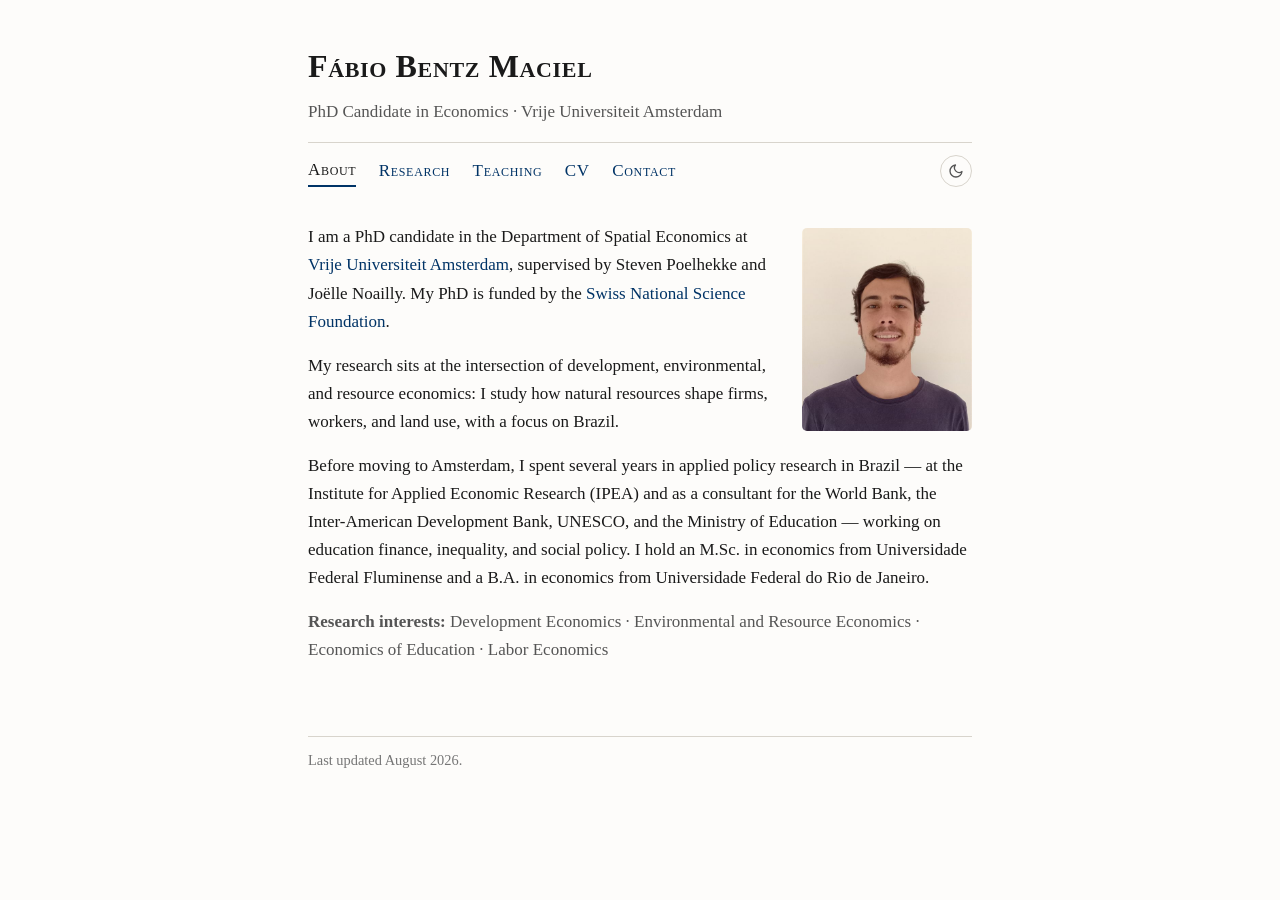
<file: index.html>
<!DOCTYPE html>
<html lang="en">
<head>
<meta charset="utf-8">
<meta name="viewport" content="width=device-width, initial-scale=1">
<title>Fábio Bentz Maciel</title>
<meta name="description" content="Fábio Bentz Maciel — PhD candidate in economics, Department of Spatial Economics, Vrije Universiteit Amsterdam. Development, environmental and resource economics, economics of education.">
<link rel="icon" href="data:image/svg+xml,%3Csvg xmlns='http://www.w3.org/2000/svg' viewBox='0 0 64 64'%3E%3Crect width='64' height='64' rx='8' fill='%23003366'/%3E%3Ctext x='32' y='43' font-family='Georgia,serif' font-size='28' fill='white' text-anchor='middle'%3EFM%3C/text%3E%3C/svg%3E">
<link rel="stylesheet" href="assets/style.css">
<script src="assets/theme.js"></script>
</head>
<body>
<div class="page">

<header>
  <h1><a href="index.html">Fábio Bentz Maciel</a></h1>
  <p class="tagline">PhD Candidate in Economics &middot; Vrije Universiteit Amsterdam</p>
  <nav>
    <a href="index.html" aria-current="page">About</a>
    <a href="research.html">Research</a>
    <a href="teaching.html">Teaching</a>
    <a href="cv/Maciel_CV.pdf">CV</a>
    <a href="contact.html">Contact</a>
    <button class="theme-toggle" type="button" aria-label="Switch theme">
      <svg class="icon-moon" viewBox="0 0 24 24" fill="none" stroke="currentColor" stroke-width="2" stroke-linecap="round" stroke-linejoin="round" aria-hidden="true"><path d="M21 12.8A9 9 0 1 1 11.2 3a7 7 0 0 0 9.8 9.8z"/></svg>
      <svg class="icon-sun" viewBox="0 0 24 24" fill="none" stroke="currentColor" stroke-width="2" stroke-linecap="round" stroke-linejoin="round" aria-hidden="true"><circle cx="12" cy="12" r="4"/><path d="M12 2v2M12 20v2M4.9 4.9l1.4 1.4M17.7 17.7l1.4 1.4M2 12h2M20 12h2M4.9 19.1l1.4-1.4M17.7 6.3l1.4-1.4"/></svg>
    </button>
  </nav>
</header>

<section id="about">
  <img class="portrait" src="assets/fabio-maciel.jpg" alt="Portrait of Fábio Bentz Maciel">
  <p>
    I am a PhD candidate in the Department of Spatial Economics at
    <a href="https://vu.nl/en">Vrije Universiteit Amsterdam</a>, supervised by
    Steven Poelhekke and Joëlle Noailly. My PhD is funded by the
    <a href="https://data.snf.ch/grants/grant/212632">Swiss National Science Foundation</a>.
  </p>
  <p>
    My research sits at the intersection of development, environmental, and resource
    economics: I study how natural resources shape firms, workers, and land use,
    with a focus on Brazil.
  </p>
  <p>
    Before moving to Amsterdam, I spent several years in applied policy research in
    Brazil — at the Institute for Applied Economic Research (IPEA) and as a consultant
    for the World Bank, the Inter-American Development Bank, UNESCO, and the Ministry
    of Education — working on education finance, inequality, and social policy.
    I hold an M.Sc. in economics from Universidade Federal Fluminense and a B.A. in
    economics from Universidade Federal do Rio de Janeiro.
  </p>
  <p class="interests">
    <strong>Research interests:</strong> Development Economics &middot; Environmental
    and Resource Economics &middot; Economics of Education &middot; Labor Economics
  </p>
</section>

<footer>
  Last updated August 2026.
</footer>

</div>
</body>
</html>
</file>
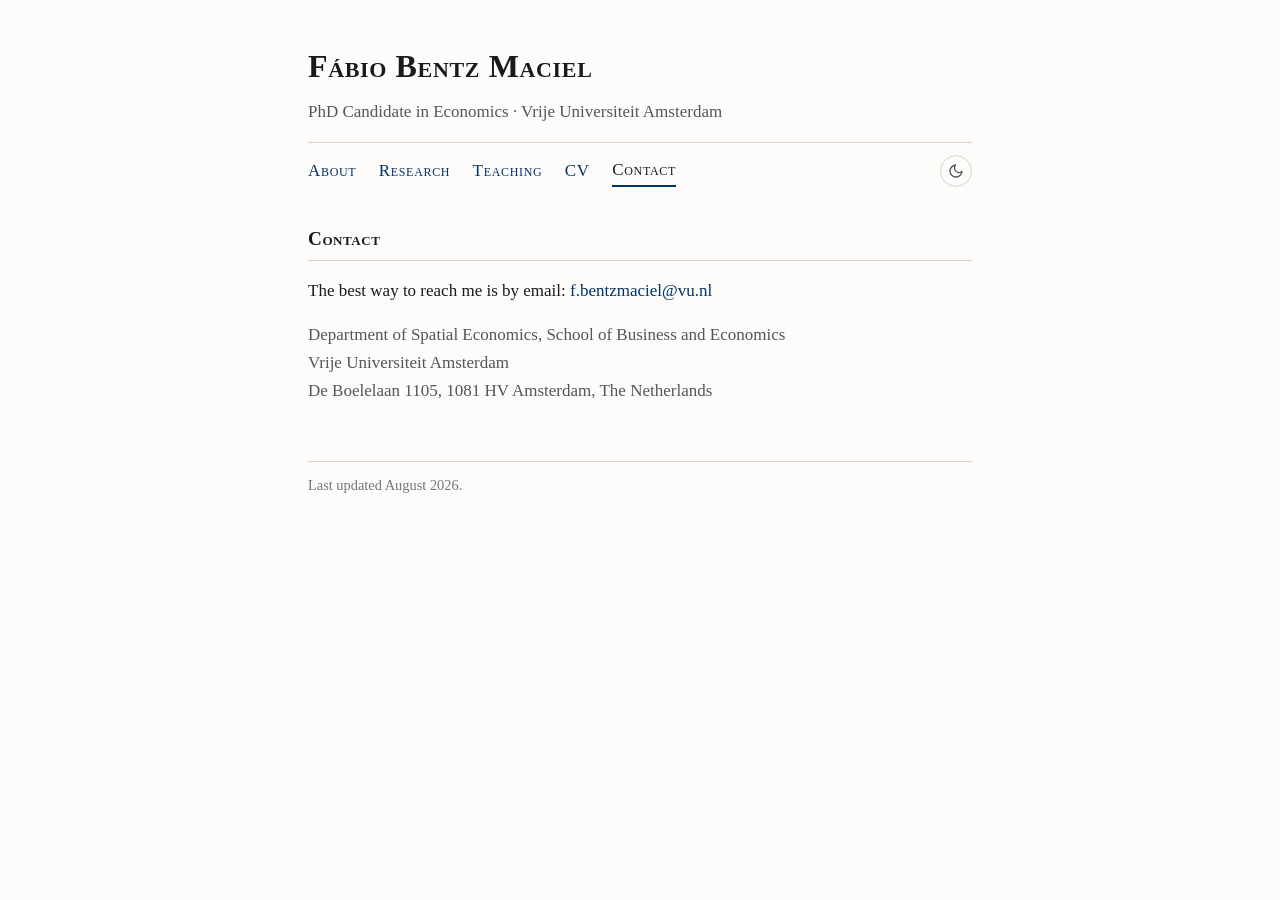
<file: contact.html>
<!DOCTYPE html>
<html lang="en">
<head>
<meta charset="utf-8">
<meta name="viewport" content="width=device-width, initial-scale=1">
<title>Contact — Fábio Bentz Maciel</title>
<meta name="description" content="Contact information for Fábio Bentz Maciel, Vrije Universiteit Amsterdam.">
<link rel="icon" href="data:image/svg+xml,%3Csvg xmlns='http://www.w3.org/2000/svg' viewBox='0 0 64 64'%3E%3Crect width='64' height='64' rx='8' fill='%23003366'/%3E%3Ctext x='32' y='43' font-family='Georgia,serif' font-size='28' fill='white' text-anchor='middle'%3EFM%3C/text%3E%3C/svg%3E">
<link rel="stylesheet" href="assets/style.css">
<script src="assets/theme.js"></script>
</head>
<body>
<div class="page">

<header>
  <h1><a href="index.html">Fábio Bentz Maciel</a></h1>
  <p class="tagline">PhD Candidate in Economics &middot; Vrije Universiteit Amsterdam</p>
  <nav>
    <a href="index.html">About</a>
    <a href="research.html">Research</a>
    <a href="teaching.html">Teaching</a>
    <a href="cv/Maciel_CV.pdf">CV</a>
    <a href="contact.html" aria-current="page">Contact</a>
    <button class="theme-toggle" type="button" aria-label="Switch theme">
      <svg class="icon-moon" viewBox="0 0 24 24" fill="none" stroke="currentColor" stroke-width="2" stroke-linecap="round" stroke-linejoin="round" aria-hidden="true"><path d="M21 12.8A9 9 0 1 1 11.2 3a7 7 0 0 0 9.8 9.8z"/></svg>
      <svg class="icon-sun" viewBox="0 0 24 24" fill="none" stroke="currentColor" stroke-width="2" stroke-linecap="round" stroke-linejoin="round" aria-hidden="true"><circle cx="12" cy="12" r="4"/><path d="M12 2v2M12 20v2M4.9 4.9l1.4 1.4M17.7 17.7l1.4 1.4M2 12h2M20 12h2M4.9 19.1l1.4-1.4M17.7 6.3l1.4-1.4"/></svg>
    </button>
  </nav>
</header>

<section id="contact">
  <h2>Contact</h2>
  <p>The best way to reach me is by email:
    <a href="mailto:f.bentzmaciel@vu.nl">f.bentzmaciel@vu.nl</a>
  </p>
  <address>
    Department of Spatial Economics, School of Business and Economics<br>
    Vrije Universiteit Amsterdam<br>
    De Boelelaan 1105, 1081 HV Amsterdam, The Netherlands
  </address>
</section>

<footer>
  Last updated August 2026.
</footer>

</div>
</body>
</html>
</file>
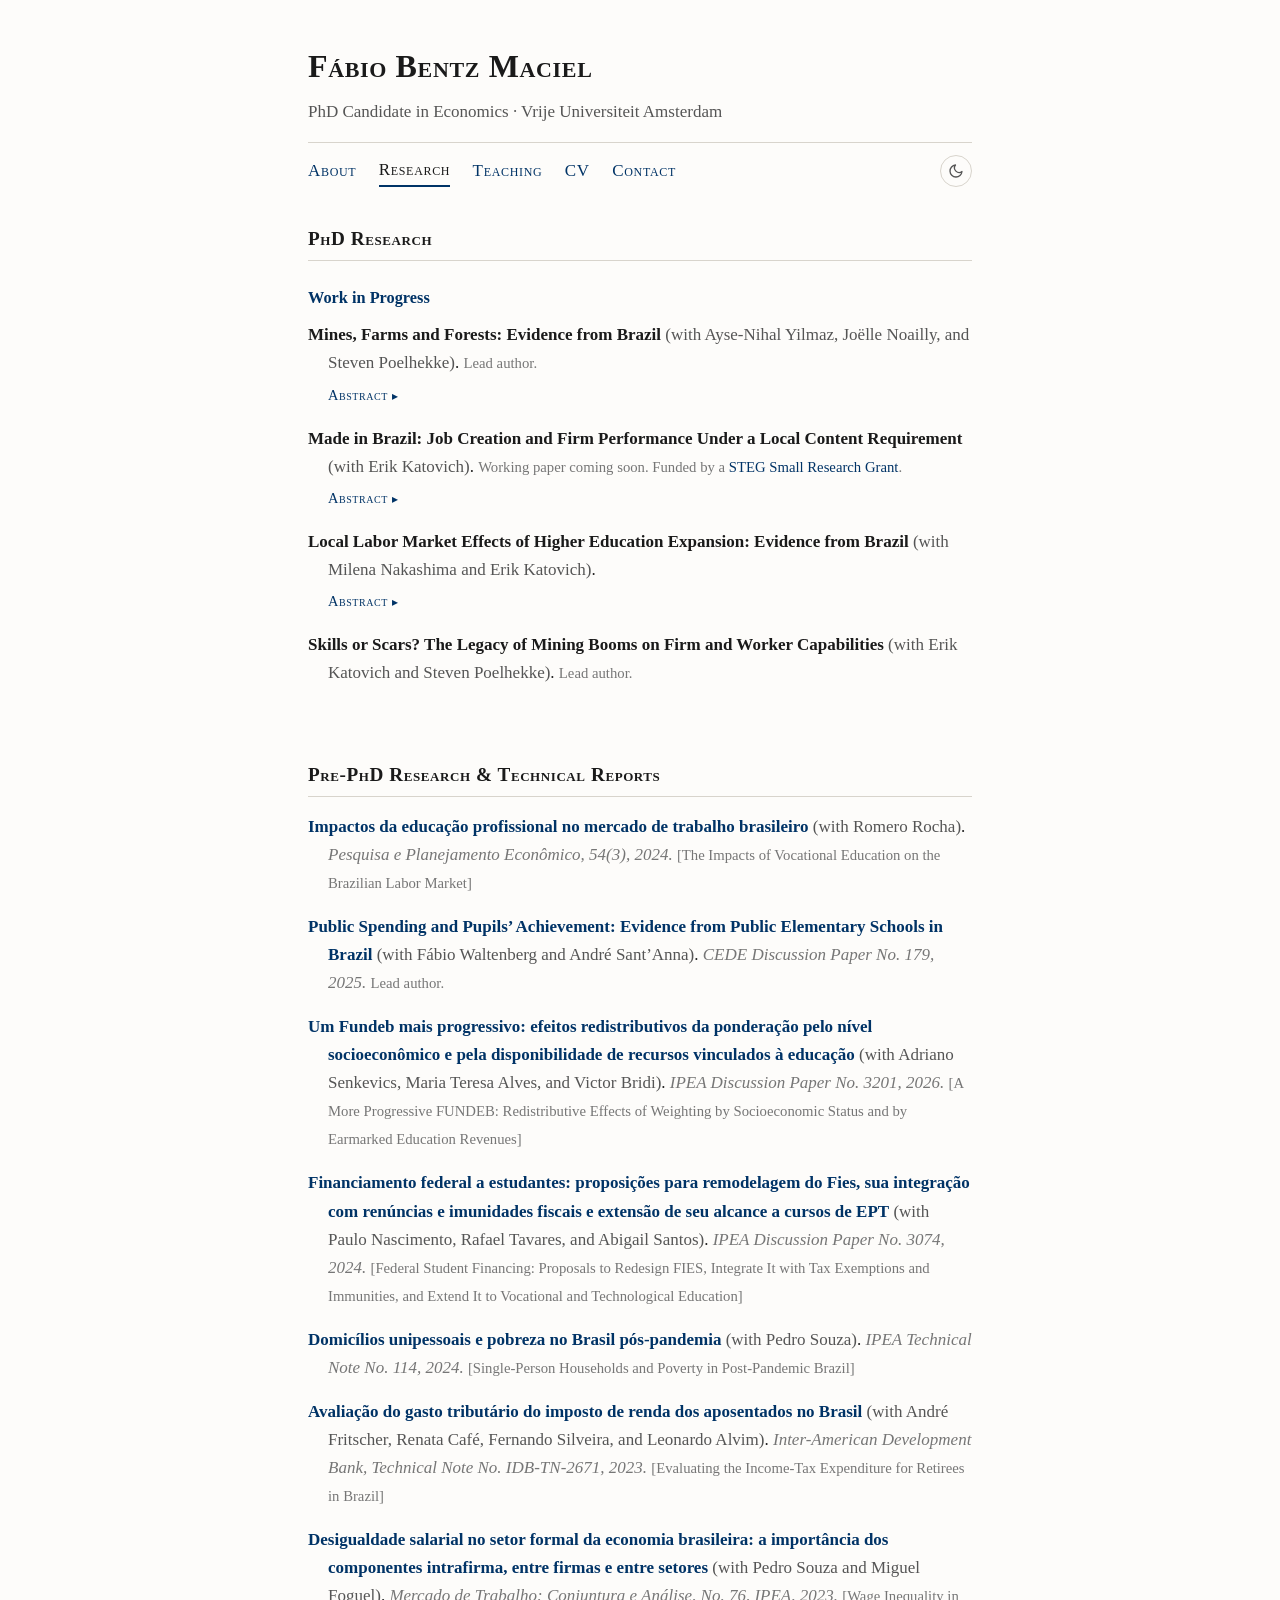
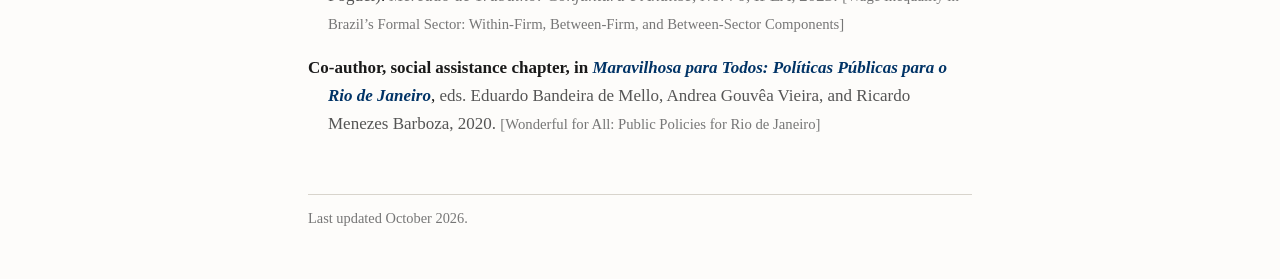
<file: research.html>
<!DOCTYPE html>
<html lang="en">
<head>
<meta charset="utf-8">
<meta name="viewport" content="width=device-width, initial-scale=1">
<title>Research — Fábio Bentz Maciel</title>
<meta name="description" content="Working papers, work in progress, and pre-PhD publications by Fábio Bentz Maciel.">
<link rel="icon" href="data:image/svg+xml,%3Csvg xmlns='http://www.w3.org/2000/svg' viewBox='0 0 64 64'%3E%3Crect width='64' height='64' rx='8' fill='%23003366'/%3E%3Ctext x='32' y='43' font-family='Georgia,serif' font-size='28' fill='white' text-anchor='middle'%3EFM%3C/text%3E%3C/svg%3E">
<link rel="stylesheet" href="assets/style.css">
<script src="assets/theme.js"></script>
</head>
<body>
<div class="page">

<header>
  <h1><a href="index.html">Fábio Bentz Maciel</a></h1>
  <p class="tagline">PhD Candidate in Economics &middot; Vrije Universiteit Amsterdam</p>
  <nav>
    <a href="index.html">About</a>
    <a href="research.html" aria-current="page">Research</a>
    <a href="teaching.html">Teaching</a>
    <a href="cv/Maciel_CV.pdf">CV</a>
    <a href="contact.html">Contact</a>
    <button class="theme-toggle" type="button" aria-label="Switch theme">
      <svg class="icon-moon" viewBox="0 0 24 24" fill="none" stroke="currentColor" stroke-width="2" stroke-linecap="round" stroke-linejoin="round" aria-hidden="true"><path d="M21 12.8A9 9 0 1 1 11.2 3a7 7 0 0 0 9.8 9.8z"/></svg>
      <svg class="icon-sun" viewBox="0 0 24 24" fill="none" stroke="currentColor" stroke-width="2" stroke-linecap="round" stroke-linejoin="round" aria-hidden="true"><circle cx="12" cy="12" r="4"/><path d="M12 2v2M12 20v2M4.9 4.9l1.4 1.4M17.7 17.7l1.4 1.4M2 12h2M20 12h2M4.9 19.1l1.4-1.4M17.7 6.3l1.4-1.4"/></svg>
    </button>
  </nav>
</header>

<section id="research">
  <h2>PhD Research</h2>

  <h3>Work in Progress</h3>
  <ul class="papers">
    <li>
      <span class="paper-title">Mines, Farms and Forests: Evidence from Brazil</span>
      <span class="coauthors">(with Ayse-Nihal Yilmaz, Joëlle Noailly, and Steven Poelhekke)</span>.
      <span class="note">Lead author.</span>
      <details>
        <summary>Abstract</summary>
        <div class="abstract">
          This paper studies the environmental effects of mining activity in Brazil, distinguishing
          between direct impacts on mining areas and indirect spillover effects on surrounding areas
          up to 80 kilometres away. We combine two remote-sensing products from MapBiomas covering the
          period 1985&ndash;2024: an annual mining substances raster and a land-use and land-cover
          classification raster, both aggregated to a regular grid of 10&nbsp;&times;&nbsp;10 kilometre
          cells across all 27 Brazilian states. Exploiting staggered timing in the onset of mining
          activity, we apply the Borusyak et al. (2024) imputation estimator to trace the dynamic
          effect of mining onset on forest cover and farming land use in event time. For directly
          treated cells we find evidence of forest loss and farming uptake following mining onset.
          For surrounding cells we document spillover effects in the same direction, with stronger
          effects observed in the innermost rings. Our results suggest that the aggregate
          environmental footprint of mining extends well beyond the mine boundary and operates
          through both direct land conversion and indirect land-use reallocation in the surrounding
          area.
        </div>
      </details>
    </li>
    <li>
      <span class="paper-title">Made in Brazil: Job Creation and Firm Performance Under a Local Content Requirement</span>
      <span class="coauthors">(with Erik Katovich)</span>.
      <span class="note">Working paper coming soon. Funded by a <a href="https://steg.cepr.org/projects/can-natural-resources-promote-industrialisation-firms-competition-and-spillovers">STEG Small Research Grant</a>.</span>
      <details>
        <summary>Abstract</summary>
        <div class="abstract">
          Local content requirements (LCRs) are a widely used industrial policy to promote domestic
          firm growth and job creation, but empirical evidence of their efficacy is thin. We use
          establishment-level microdata from Brazil to estimate direct and spillover effects of an LCR
          that required oil companies to source inputs locally. We find that demand shocks channeled
          to local suppliers by the LCR raise employment, wages, revenues, and profits for these
          suppliers in the short run and generate positive employment spillovers onto neighboring
          establishments. Over the long run, local content suppliers exhibit higher employment and
          wage growth and increase their share of educated and innovative workers relative to
          controls, but show no improvement in investment, labor productivity, TFP, or export
          propensity. Local suppliers are also more likely to donate to the political party most
          supportive of the LCR. Our findings suggest that while LCRs can generate jobs and
          skill-upgrading, they are less effective at promoting firm performance and may strengthen
          special interest groups.
        </div>
      </details>
    </li>
    <li>
      <span class="paper-title">Local Labor Market Effects of Higher Education Expansion: Evidence from Brazil</span>
      <span class="coauthors">(with Milena Nakashima and Erik Katovich)</span>.
      <details>
        <summary>Abstract</summary>
        <div class="abstract">
          Brazil&rsquo;s higher education expansion program (2003&ndash;2014) brought federal
          universities to interior municipalities with little public higher education. We ask whether
          this local supply shock created skilled jobs or over-education. Linking the Higher Education
          Census to RAIS for 2001&ndash;2021, we estimate doubly-robust staggered
          difference-in-differences event studies for 204 municipalities that received a first
          federal university to measure local labor market effects. Over the following decade, formal
          jobs rise by about 20% and jobs held by college graduates by about 13%. But jobs held by
          less-educated and over-educated workers grow just as much, suggesting that local labor
          markets get bigger without becoming more skilled. Gains are concentrated in small
          municipalities and where public higher education is new, and neighboring municipalities do
          not seem to benefit from the policy.
        </div>
      </details>
    </li>
    <li>
      <span class="paper-title">Skills or Scars? The Legacy of Mining Booms on Firm and Worker Capabilities</span>
      <span class="coauthors">(with Erik Katovich and Steven Poelhekke)</span>.
      <span class="note">Lead author.</span>
    </li>
  </ul>
</section>

<section id="pre-phd" class="pre-phd">
  <h2>Pre-PhD Research &amp; Technical Reports</h2>
  <ul class="papers">
    <li>
      <span class="paper-title"><a href="https://ppe.ipea.gov.br/index.php/ppe/article/view/2347">Impactos da educação profissional no mercado de trabalho brasileiro</a></span>
      <span class="coauthors">(with Romero Rocha)</span>.
      <span class="outlet">Pesquisa e Planejamento Econômico, 54(3), 2024.</span>
      <span class="note">[The Impacts of Vocational Education on the Brazilian Labor Market]</span>
    </li>
    <li>
      <span class="paper-title"><a href="https://www.ie.ufrj.br/images/IE/grupos/cede/tds/%5bTD%20179%5d%20MACIEL,%20B.%20F._%20SANT'ANNA,%20A.A._%20WALTENBERG,%20F.(2025).%20Public%20spending%20and%20pupils%E2%80%99%20achievement_%20Evidence%20from%20public%20elementary%20schools%20in%20Brazil.pdf">Public Spending and Pupils&rsquo; Achievement: Evidence from Public Elementary Schools in Brazil</a></span>
      <span class="coauthors">(with Fábio Waltenberg and André Sant&rsquo;Anna)</span>.
      <span class="outlet">CEDE Discussion Paper No. 179, 2025.</span>
      <span class="note">Lead author.</span>
    </li>
    <li>
      <span class="paper-title"><a href="https://repositorio.ipea.gov.br/entities/publication/3bdf95c0-b7ce-4535-8897-84e6aaaad57a">Um Fundeb mais progressivo: efeitos redistributivos da ponderação pelo nível socioeconômico e pela disponibilidade de recursos vinculados à educação</a></span>
      <span class="coauthors">(with Adriano Senkevics, Maria Teresa Alves, and Victor Bridi)</span>.
      <span class="outlet">IPEA Discussion Paper No. 3201, 2026.</span>
      <span class="note">[A More Progressive FUNDEB: Redistributive Effects of Weighting by Socioeconomic Status and by Earmarked Education Revenues]</span>
    </li>
    <li>
      <span class="paper-title"><a href="https://repositorio.ipea.gov.br/entities/publication/c21a2df7-f16e-41e7-8417-d2fc37fb4fd3">Financiamento federal a estudantes: proposições para remodelagem do Fies, sua integração com renúncias e imunidades fiscais e extensão de seu alcance a cursos de EPT</a></span>
      <span class="coauthors">(with Paulo Nascimento, Rafael Tavares, and Abigail Santos)</span>.
      <span class="outlet">IPEA Discussion Paper No. 3074, 2024.</span>
      <span class="note">[Federal Student Financing: Proposals to Redesign FIES, Integrate It with Tax Exemptions and Immunities, and Extend It to Vocational and Technological Education]</span>
    </li>
    <li>
      <span class="paper-title"><a href="https://repositorio.ipea.gov.br/items/b5c10c30-ac96-45d4-a2e1-bbabbc9705b4">Domicílios unipessoais e pobreza no Brasil pós-pandemia</a></span>
      <span class="coauthors">(with Pedro Souza)</span>.
      <span class="outlet">IPEA Technical Note No. 114, 2024.</span>
      <span class="note">[Single-Person Households and Poverty in Post-Pandemic Brazil]</span>
    </li>
    <li>
      <span class="paper-title"><a href="https://publications.iadb.org/pt/avaliacao-do-gasto-tributario-do-imposto-de-renda-dos-aposentados-no-brasil">Avaliação do gasto tributário do imposto de renda dos aposentados no Brasil</a></span>
      <span class="coauthors">(with André Fritscher, Renata Café, Fernando Silveira, and Leonardo Alvim)</span>.
      <span class="outlet">Inter-American Development Bank, Technical Note No. IDB-TN-2671, 2023.</span>
      <span class="note">[Evaluating the Income-Tax Expenditure for Retirees in Brazil]</span>
    </li>
    <li>
      <span class="paper-title"><a href="https://repositorio.ipea.gov.br/items/443efcc0-467d-4ba9-95d5-cc53eaf8654a">Desigualdade salarial no setor formal da economia brasileira: a importância dos componentes intrafirma, entre firmas e entre setores</a></span>
      <span class="coauthors">(with Pedro Souza and Miguel Foguel)</span>.
      <span class="outlet">Mercado de Trabalho: Conjuntura e Análise, No. 76, IPEA, 2023.</span>
      <span class="note">[Wage Inequality in Brazil&rsquo;s Formal Sector: Within-Firm, Between-Firm, and Between-Sector Components]</span>
    </li>
    <li>
      <span class="paper-title">Co-author, social assistance chapter, in <a href="https://bandeira18.com.br/site/wp-content/uploads/2020/10/Maravilhosa_para_Todos_Politicas_para_o_Rio_de_Janeiro.pdf"><em>Maravilhosa para Todos: Políticas Públicas para o Rio de Janeiro</em></a></span>,
      <span class="coauthors">eds. Eduardo Bandeira de Mello, Andrea Gouvêa Vieira, and Ricardo Menezes Barboza, 2020.</span>
      <span class="note">[Wonderful for All: Public Policies for Rio de Janeiro]</span>
    </li>
  </ul>
</section>

<footer>
  Last updated October 2026.
</footer>

</div>
</body>
</html>
</file>
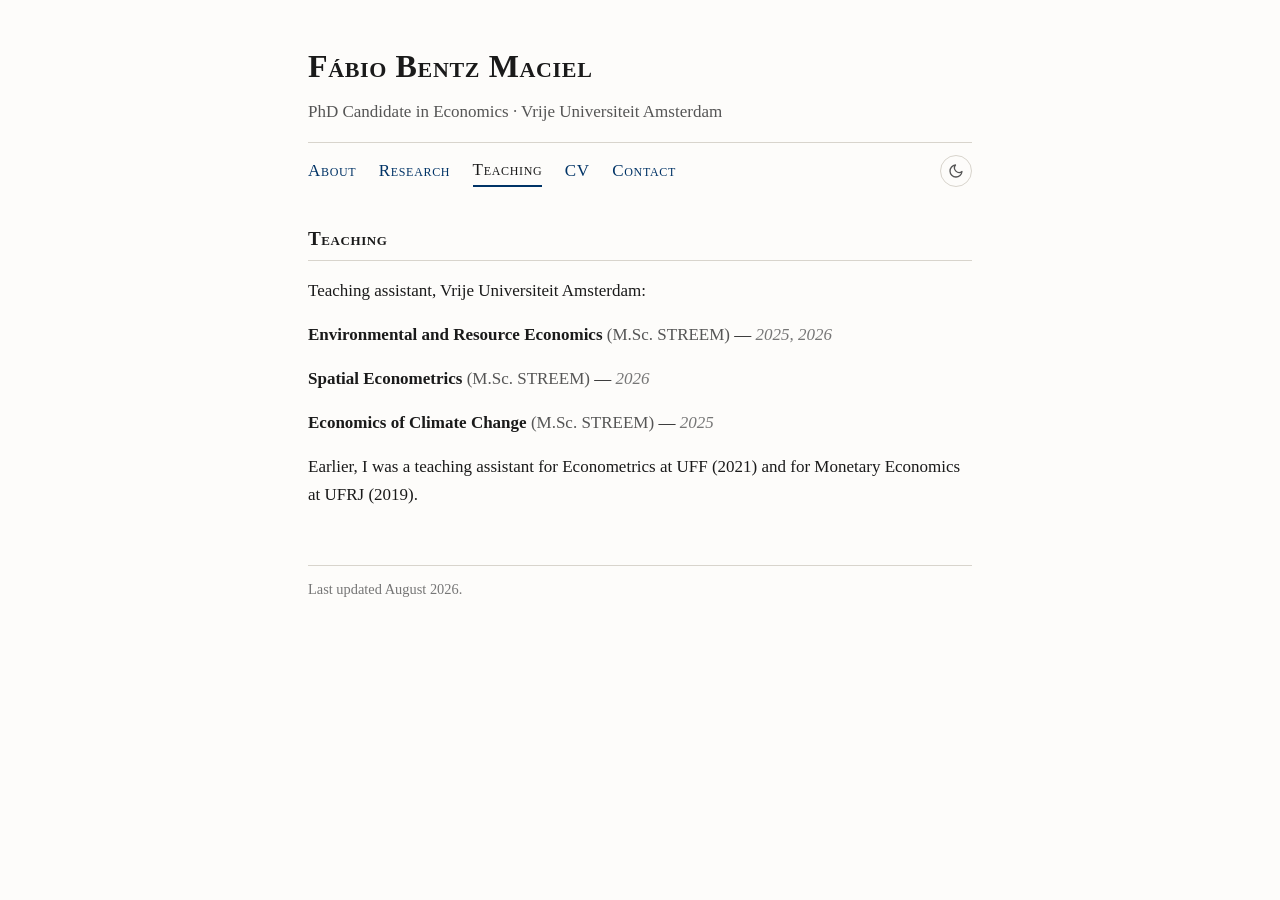
<file: teaching.html>
<!DOCTYPE html>
<html lang="en">
<head>
<meta charset="utf-8">
<meta name="viewport" content="width=device-width, initial-scale=1">
<title>Teaching — Fábio Bentz Maciel</title>
<meta name="description" content="Teaching experience of Fábio Bentz Maciel at Vrije Universiteit Amsterdam, UFF, and UFRJ.">
<link rel="icon" href="data:image/svg+xml,%3Csvg xmlns='http://www.w3.org/2000/svg' viewBox='0 0 64 64'%3E%3Crect width='64' height='64' rx='8' fill='%23003366'/%3E%3Ctext x='32' y='43' font-family='Georgia,serif' font-size='28' fill='white' text-anchor='middle'%3EFM%3C/text%3E%3C/svg%3E">
<link rel="stylesheet" href="assets/style.css">
<script src="assets/theme.js"></script>
</head>
<body>
<div class="page">

<header>
  <h1><a href="index.html">Fábio Bentz Maciel</a></h1>
  <p class="tagline">PhD Candidate in Economics &middot; Vrije Universiteit Amsterdam</p>
  <nav>
    <a href="index.html">About</a>
    <a href="research.html">Research</a>
    <a href="teaching.html" aria-current="page">Teaching</a>
    <a href="cv/Maciel_CV.pdf">CV</a>
    <a href="contact.html">Contact</a>
    <button class="theme-toggle" type="button" aria-label="Switch theme">
      <svg class="icon-moon" viewBox="0 0 24 24" fill="none" stroke="currentColor" stroke-width="2" stroke-linecap="round" stroke-linejoin="round" aria-hidden="true"><path d="M21 12.8A9 9 0 1 1 11.2 3a7 7 0 0 0 9.8 9.8z"/></svg>
      <svg class="icon-sun" viewBox="0 0 24 24" fill="none" stroke="currentColor" stroke-width="2" stroke-linecap="round" stroke-linejoin="round" aria-hidden="true"><circle cx="12" cy="12" r="4"/><path d="M12 2v2M12 20v2M4.9 4.9l1.4 1.4M17.7 17.7l1.4 1.4M2 12h2M20 12h2M4.9 19.1l1.4-1.4M17.7 6.3l1.4-1.4"/></svg>
    </button>
  </nav>
</header>

<section id="teaching">
  <h2>Teaching</h2>
  <p>Teaching assistant, Vrije Universiteit Amsterdam:</p>
  <ul class="papers">
    <li>
      <span class="paper-title">Environmental and Resource Economics</span>
      <span class="coauthors">(M.Sc. STREEM)</span> &mdash;
      <span class="outlet">2025, 2026</span>
    </li>
    <li>
      <span class="paper-title">Spatial Econometrics</span>
      <span class="coauthors">(M.Sc. STREEM)</span> &mdash;
      <span class="outlet">2026</span>
    </li>
    <li>
      <span class="paper-title">Economics of Climate Change</span>
      <span class="coauthors">(M.Sc. STREEM)</span> &mdash;
      <span class="outlet">2025</span>
    </li>
  </ul>
  <p>
    Earlier, I was a teaching assistant for Econometrics at UFF (2021) and for
    Monetary Economics at UFRJ (2019).
  </p>
</section>

<footer>
  Last updated August 2026.
</footer>

</div>
</body>
</html>
</file>
<file: assets/style.css>
:root {
  --ink: #1a1a1a;
  --muted: #555;
  --faint: #767676;
  --navy: #003366;
  --rule: #d8d4cc;
  --bg: #fdfcfa;
  color-scheme: light;
}
/* Dark theme: follows the system setting unless the visitor picked light;
   an explicit choice from the toggle sets data-theme on <html>. */
@media (prefers-color-scheme: dark) {
  :root:not([data-theme="light"]) {
    --ink: #e6e3dc;
    --muted: #b8b3a9;
    --faint: #928d84;
    --navy: #8db6e8;
    --rule: #3a3b40;
    --bg: #17181b;
    color-scheme: dark;
  }
}
:root[data-theme="dark"] {
  --ink: #e6e3dc;
  --muted: #b8b3a9;
  --faint: #928d84;
  --navy: #8db6e8;
  --rule: #3a3b40;
  --bg: #17181b;
  color-scheme: dark;
}
* { box-sizing: border-box; }
html { -webkit-text-size-adjust: 100%; }
body {
  margin: 0;
  background: var(--bg);
  color: var(--ink);
  font-family: Charter, "Bitstream Charter", "Sitka Text", Cambria, Georgia, serif;
  font-size: 1.0625rem;
  line-height: 1.65;
}
.page {
  max-width: 44rem;
  margin: 0 auto;
  padding: 2.5rem 1.25rem 3rem;
}
a { color: var(--navy); text-decoration: none; }
a:hover { text-decoration: underline; }

/* Header */
header { margin-bottom: 2.25rem; }
h1 {
  margin: 0;
  font-size: 2rem;
  font-weight: 600;
  font-variant: small-caps;
  letter-spacing: 0.02em;
}
h1 a { color: inherit; }
h1 a:hover { text-decoration: none; }
.tagline { margin: 0.35rem 0 0; color: var(--muted); }
nav {
  margin-top: 1rem;
  padding-top: 0.75rem;
  border-top: 1px solid var(--rule);
  display: flex;
  flex-wrap: wrap;
  align-items: center;
  column-gap: 1.4rem;
  row-gap: 0.4rem;
}
nav a { font-variant: small-caps; letter-spacing: 0.04em; }
nav a[aria-current="page"] {
  color: var(--ink);
  border-bottom: 2px solid var(--navy);
  padding-bottom: 1px;
}

.theme-toggle {
  margin-left: auto;
  width: 2rem;
  height: 2rem;
  padding: 0;
  display: inline-flex;
  align-items: center;
  justify-content: center;
  background: none;
  border: 1px solid var(--rule);
  border-radius: 50%;
  color: var(--muted);
  cursor: pointer;
}
.theme-toggle:hover { color: var(--navy); border-color: var(--navy); }
.theme-toggle svg { width: 1rem; height: 1rem; }
.theme-toggle .icon-sun { display: none; }
:root[data-theme="dark"] .theme-toggle .icon-sun { display: block; }
:root[data-theme="dark"] .theme-toggle .icon-moon { display: none; }
@media (prefers-color-scheme: dark) {
  :root:not([data-theme="light"]) .theme-toggle .icon-sun { display: block; }
  :root:not([data-theme="light"]) .theme-toggle .icon-moon { display: none; }
}

/* Sections */
section { margin-top: 2.5rem; }
section:first-of-type { margin-top: 0; }
h2 {
  font-size: 1.2rem;
  font-weight: 600;
  font-variant: small-caps;
  letter-spacing: 0.03em;
  border-bottom: 1px solid var(--rule);
  padding-bottom: 0.3rem;
  margin: 0 0 1rem;
}
h3 {
  font-size: 1.02rem;
  font-weight: 600;
  margin: 1.5rem 0 0.6rem;
  color: var(--navy);
}
p { margin: 0 0 1rem; }

/* Paper lists */
ul.papers { list-style: none; margin: 0; padding: 0; }
ul.papers li { margin-bottom: 1rem; padding-left: 1.25rem; text-indent: -1.25rem; }
.paper-title { font-weight: 600; }
.coauthors { color: var(--muted); }
.outlet { color: var(--faint); font-style: italic; }
.note { color: var(--faint); font-size: 0.92rem; }

.interests { color: var(--muted); }

/* Collapsible abstracts: a small "Abstract" toggle under each entry */
ul.papers details { text-indent: 0; margin-top: 0.2rem; }
ul.papers summary {
  display: inline-block;
  cursor: pointer;
  list-style: none;
  color: var(--navy);
  font-size: 0.9rem;
  font-variant: small-caps;
  letter-spacing: 0.04em;
}
ul.papers summary::-webkit-details-marker { display: none; }
ul.papers summary::after { content: " \25B8"; font-size: 0.85em; }
ul.papers details[open] summary::after { content: " \25BE"; }
ul.papers summary:hover { text-decoration: underline; }
.abstract {
  text-indent: 0;
  margin: 0.6rem 0 0.4rem;
  padding: 0.1rem 0 0.1rem 0.9rem;
  border-left: 2px solid var(--rule);
  color: var(--muted);
  font-size: 0.95rem;
  line-height: 1.6;
}

/* Pre-PhD block sits apart from the PhD research */
section.pre-phd { margin-top: 4.5rem; }

.portrait {
  float: right;
  width: 170px;
  max-width: 40%;
  height: auto;
  margin: 0.3rem 0 0.9rem 1.4rem;
  border-radius: 5px;
}
#about::after { content: ""; display: block; clear: both; }

address { font-style: normal; color: var(--muted); }

footer {
  margin-top: 3.5rem;
  padding-top: 0.75rem;
  border-top: 1px solid var(--rule);
  color: var(--faint);
  font-size: 0.9rem;
}

@media (max-width: 480px) {
  h1 { font-size: 1.6rem; }
  nav { column-gap: 1rem; }
  .portrait { float: none; display: block; margin: 0 auto 1.2rem; width: 180px; max-width: 60%; }
}
</file>
